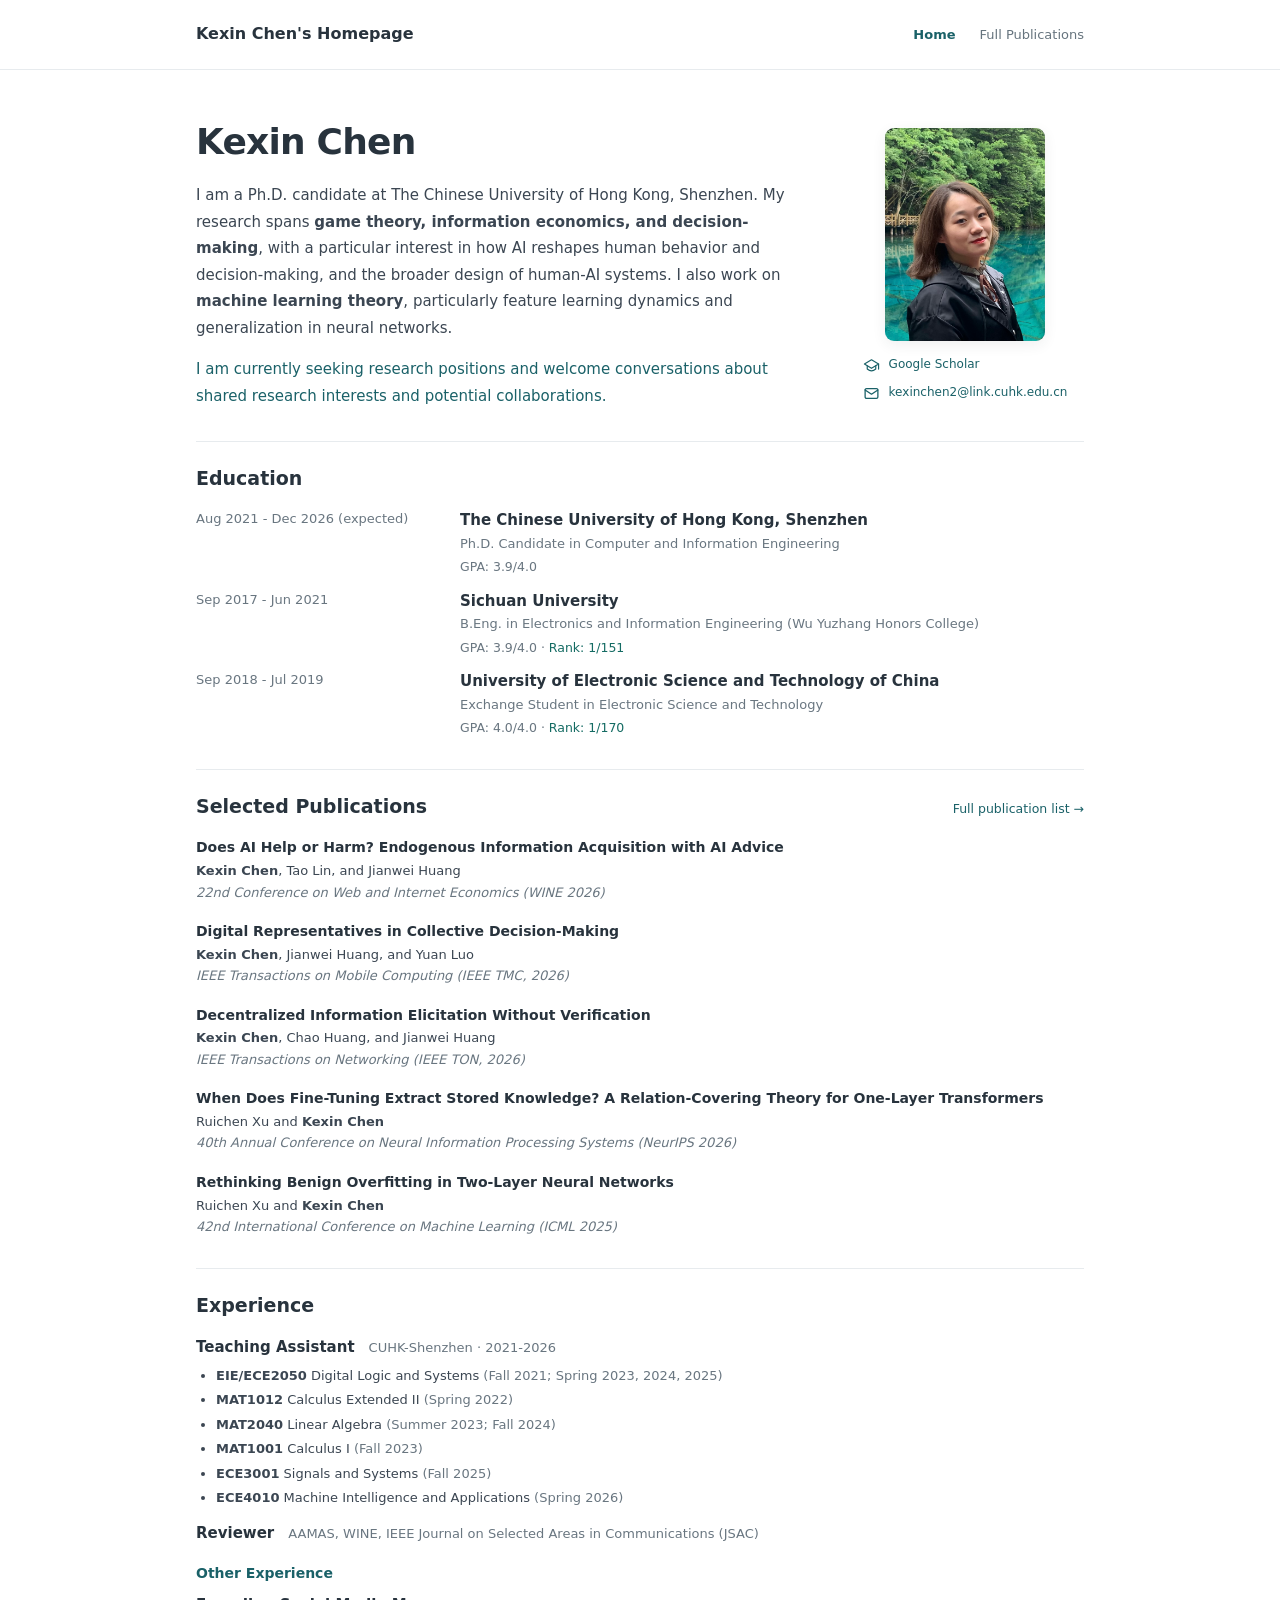
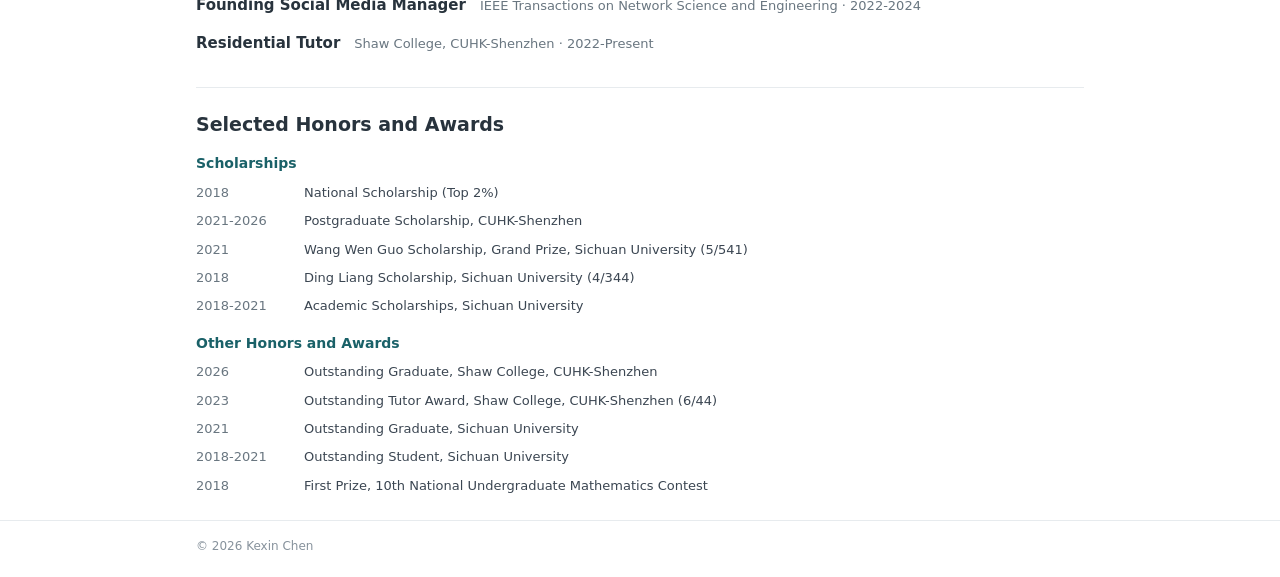
<file: index.html>
<!doctype html>
<html lang="en"><head>
<meta charset="utf-8"><meta name="viewport" content="width=device-width, initial-scale=1">
<meta name="author" content="Kexin Chen">
<meta name="description" content="Homepage of Kexin Chen, Ph.D. candidate at CUHK-Shenzhen.">
<meta name="theme-color" content="#ffffff">
<title>Kexin Chen&#x27;s Homepage</title>
<link rel="icon" type="image/png" sizes="256x256" href="./seal-favicon-2026.png?v=15">
<link rel="stylesheet" href="./assets/style.css?v=20">
</head><body>
<a class="skip" href="#main">Skip to content</a>
<header class="site-header"><div class="wrap nav">
<a class="brand" href="./">Kexin Chen's Homepage</a>
<nav aria-label="Main navigation"><a href="./" aria-current="page">Home</a><a href="./publications/">Full Publications</a></nav>
</div></header>

<main class="wrap" id="main">
<section class="intro-layout" aria-label="About Kexin Chen">
  <h1 class="intro-name">Kexin Chen</h1>
  <aside class="profile-box" aria-label="Profile and contact links">
    <img class="profile-photo" src="assets/profile-original.jpg" alt="Portrait of Kexin Chen beside a lake" width="160" height="213">
    <div class="contact-links">
      <a href="https://scholar.google.com/citations?user=rT1H1kUAAAAJ&hl=en" target="_blank" rel="noopener noreferrer"><svg aria-hidden="true" viewBox="0 0 24 24" fill="none" stroke="currentColor" stroke-width="1.65" stroke-linecap="round" stroke-linejoin="round"><path d="m2 10 10-6 10 6-10 6z"/><path d="M6 12.5V17c3.5 3 8.5 3 12 0v-4.5"/><path d="M22 10v7"/></svg><span>Google Scholar</span></a>
      <a href="mailto:kexinchen2@link.cuhk.edu.cn"><svg aria-hidden="true" viewBox="0 0 24 24" fill="none" stroke="currentColor" stroke-width="1.8" stroke-linecap="round" stroke-linejoin="round"><rect x="3" y="5" width="18" height="14" rx="2"/><path d="m3 7 9 6 9-6"/></svg><span>kexinchen2@link.cuhk.edu.cn</span></a>
    </div>
  </aside>
  <div class="intro-copy">
    <p>I am a Ph.D. candidate at The Chinese University of Hong Kong, Shenzhen. My research spans <strong>game theory, information economics, and decision-making</strong>, with a particular interest in how AI reshapes human behavior and decision-making, and the broader design of human-AI systems. I also work on <strong>machine learning theory</strong>, particularly feature learning dynamics and generalization in neural networks.</p>
    <p class="position-note">I am currently seeking research positions and welcome conversations about shared research interests and potential collaborations.</p>
  </div>
</section>
<section class="content-section" id="education"><h2>Education</h2>
<ul class="education-list">
  <li class="timeline-entry">
    <span class="period">Aug 2021 - Dec 2026 (expected)</span>
    <div class="entry-copy">
      <div class="entry-name">The Chinese University of Hong Kong, Shenzhen</div>
      <div class="entry-subtitle">Ph.D. Candidate in Computer and Information Engineering</div>
      <div class="entry-metrics">GPA: 3.9/4.0</div>
    </div>
  </li>
  <li class="timeline-entry">
    <span class="period">Sep 2017 - Jun 2021</span>
    <div class="entry-copy">
      <div class="entry-name">Sichuan University</div>
      <div class="entry-subtitle">B.Eng. in Electronics and Information Engineering (Wu Yuzhang Honors College)</div>
      <div class="entry-metrics">GPA: 3.9/4.0 · <span class="rank-highlight">Rank: 1/151</span></div>
    </div>
  </li>
  <li class="timeline-entry">
    <span class="period">Sep 2018 - Jul 2019</span>
    <div class="entry-copy">
      <div class="entry-name">University of Electronic Science and Technology of China</div>
      <div class="entry-subtitle">Exchange Student in Electronic Science and Technology</div>
      <div class="entry-metrics">GPA: 4.0/4.0 · <span class="rank-highlight">Rank: 1/170</span></div>
    </div>
  </li>
</ul></section>
<section class="content-section" id="selected-publications">
  <div class="section-heading"><h2>Selected Publications</h2><a class="all-publications" href="publications/">Full publication list →</a></div>
  <ol class="pub-list"><li class="publication ">
    <a class="paper-title" href="https://arxiv.org/abs/2609.35137" target="_blank" rel="noopener noreferrer">Does AI Help or Harm? Endogenous Information Acquisition with AI Advice</a>
    <div class="paper-authors"><strong>Kexin Chen</strong>, Tao Lin, and Jianwei Huang</div>
    <div class="paper-venue">22nd Conference on Web and Internet Economics (WINE 2026)</div>
    </li><li class="publication ">
    <a class="paper-title" href="publications/TMC-26-DR.pdf" target="_blank" rel="noopener noreferrer">Digital Representatives in Collective Decision-Making</a>
    <div class="paper-authors"><strong>Kexin Chen</strong>, Jianwei Huang, and Yuan Luo</div>
    <div class="paper-venue">IEEE Transactions on Mobile Computing (IEEE TMC, 2026)</div>
    </li><li class="publication ">
    <a class="paper-title" href="publications/TON-26-DIEWV.pdf" target="_blank" rel="noopener noreferrer">Decentralized Information Elicitation Without Verification</a>
    <div class="paper-authors"><strong>Kexin Chen</strong>, Chao Huang, and Jianwei Huang</div>
    <div class="paper-venue">IEEE Transactions on Networking (IEEE TON, 2026)</div>
    </li><li class="publication ">
    <a class="paper-title" href="https://openreview.net/pdf?id=aFLMTsDeTk" target="_blank" rel="noopener noreferrer">When Does Fine-Tuning Extract Stored Knowledge? A Relation-Covering Theory for One-Layer Transformers</a>
    <div class="paper-authors">Ruichen Xu and <strong>Kexin Chen</strong></div>
    <div class="paper-venue">40th Annual Conference on Neural Information Processing Systems (NeurIPS 2026)</div>
    </li><li class="publication ">
    <a class="paper-title" href="https://proceedings.mlr.press/v267/xu25d.html" target="_blank" rel="noopener noreferrer">Rethinking Benign Overfitting in Two-Layer Neural Networks</a>
    <div class="paper-authors">Ruichen Xu and <strong>Kexin Chen</strong></div>
    <div class="paper-venue">42nd International Conference on Machine Learning (ICML 2025)</div>
    </li></ol>
</section>
<section class="content-section" id="experience"><h2>Experience</h2>
  <div class="exp-block"><div class="exp-head"><strong>Teaching Assistant</strong><span>CUHK-Shenzhen · 2021-2026</span></div>
  <ul class="courses"><li><span class="course-code">EIE/ECE2050</span> Digital Logic and Systems <span class="course-term">(Fall 2021; Spring 2023, 2024, 2025)</span></li><li><span class="course-code">MAT1012</span> Calculus Extended II <span class="course-term">(Spring 2022)</span></li><li><span class="course-code">MAT2040</span> Linear Algebra <span class="course-term">(Summer 2023; Fall 2024)</span></li><li><span class="course-code">MAT1001</span> Calculus I <span class="course-term">(Fall 2023)</span></li><li><span class="course-code">ECE3001</span> Signals and Systems <span class="course-term">(Fall 2025)</span></li><li><span class="course-code">ECE4010</span> Machine Intelligence and Applications <span class="course-term">(Spring 2026)</span></li></ul></div>
  <div class="exp-block"><div class="exp-head"><strong>Reviewer</strong><span>AAMAS, WINE, IEEE Journal on Selected Areas in Communications (JSAC)</span></div></div>
  <h3 class="experience-subheading">Other Experience</h3>
  <div class="exp-block"><div class="exp-head"><strong>Founding Social Media Manager</strong><span>IEEE Transactions on Network Science and Engineering · 2022-2024</span></div></div>
  <div class="exp-block"><div class="exp-head"><strong>Residential Tutor</strong><span>Shaw College, CUHK-Shenzhen · 2022-Present</span></div></div>
</section>
<section class="content-section" id="awards"><h2>Selected Honors and Awards</h2>
  <div class="award-group">
    <h3 class="award-subheading">Scholarships</h3>
    <ul class="awards">
      <li><span class="award-year">2018</span><span>National Scholarship (Top 2%)</span></li>
      <li><span class="award-year">2021-2026</span><span>Postgraduate Scholarship, CUHK-Shenzhen</span></li>
      <li><span class="award-year">2021</span><span>Wang Wen Guo Scholarship, Grand Prize, Sichuan University (5/541)</span></li>
      <li><span class="award-year">2018</span><span>Ding Liang Scholarship, Sichuan University (4/344)</span></li>
      <li><span class="award-year">2018-2021</span><span>Academic Scholarships, Sichuan University</span></li>
    </ul>
  </div>
  <div class="award-group">
    <h3 class="award-subheading">Other Honors and Awards</h3>
    <ul class="awards">
      <li><span class="award-year">2026</span><span>Outstanding Graduate, Shaw College, CUHK-Shenzhen</span></li>
      <li><span class="award-year">2023</span><span>Outstanding Tutor Award, Shaw College, CUHK-Shenzhen (6/44)</span></li>
      <li><span class="award-year">2021</span><span>Outstanding Graduate, Sichuan University</span></li>
      <li><span class="award-year">2018-2021</span><span>Outstanding Student, Sichuan University</span></li>
      <li><span class="award-year">2018</span><span>First Prize, 10th National Undergraduate Mathematics Contest</span></li>
    </ul>
  </div>
</section>
</main>
<footer class="site-footer"><div class="wrap">© 2026 Kexin Chen</div></footer><!-- Cloudflare Web Analytics -->
<script type='module' src='https://static.cloudflareinsights.com/beacon.min.js' data-cf-beacon='{"token": "80942085161148679ecef67131daa17d"}'></script>
<!-- End Cloudflare Web Analytics -->
</body></html>
</file>
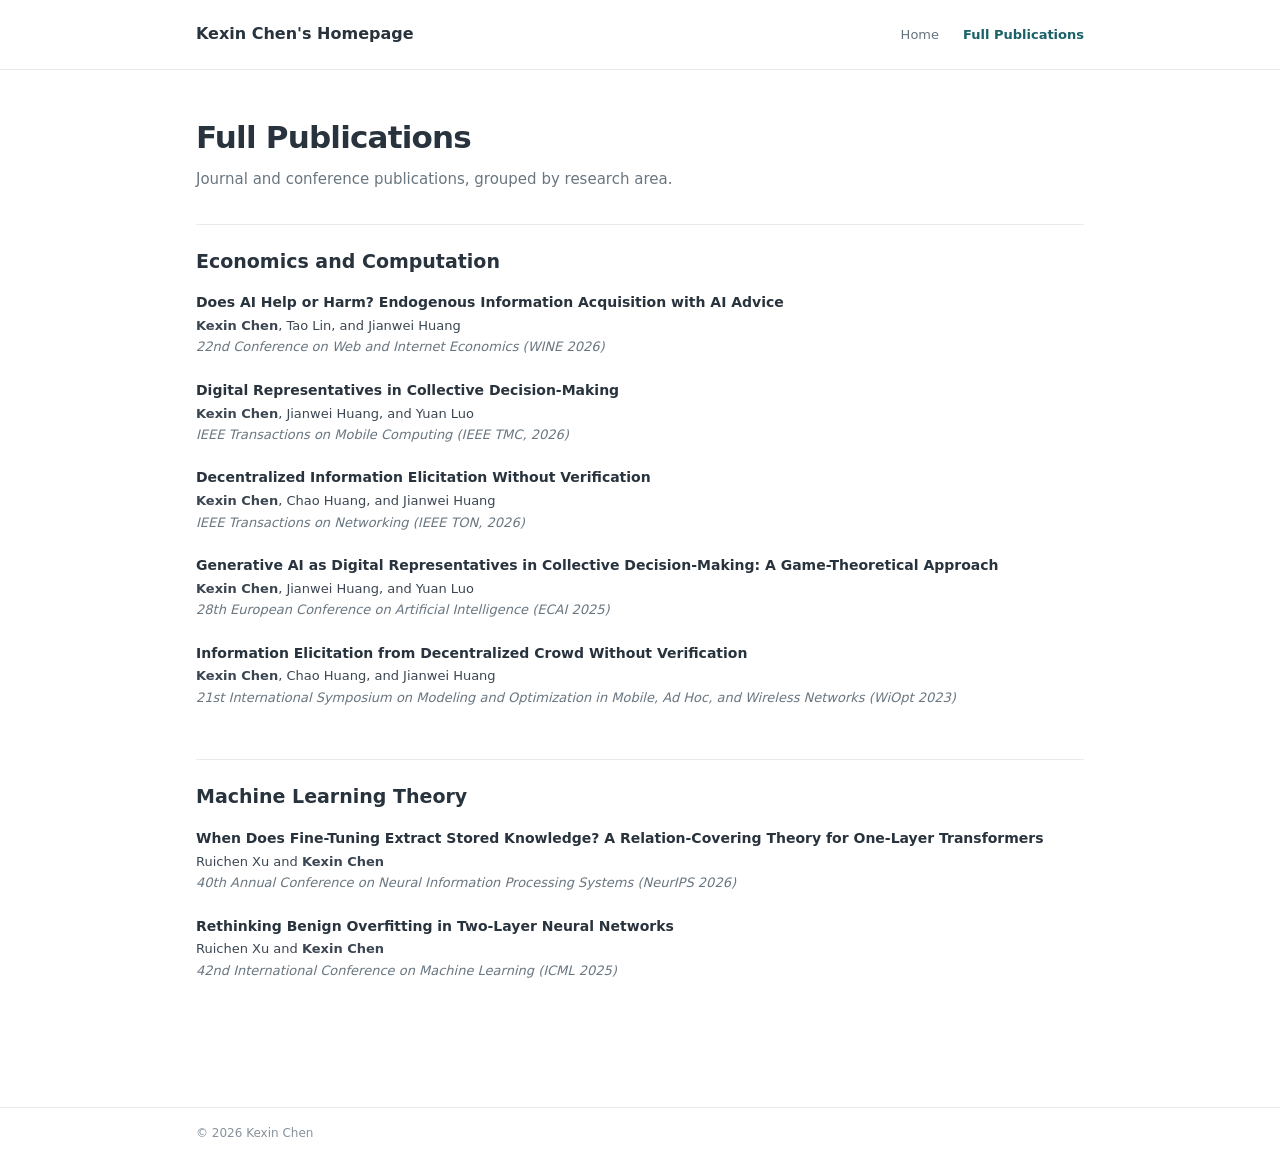
<file: publications/index.html>
<!doctype html>
<html lang="en"><head>
<meta charset="utf-8"><meta name="viewport" content="width=device-width, initial-scale=1">
<meta name="author" content="Kexin Chen">
<meta name="description" content="Full publication list of Kexin Chen.">
<meta name="theme-color" content="#ffffff">
<title>Full Publications | Kexin Chen</title>
<link rel="icon" type="image/png" sizes="256x256" href="../seal-favicon-2026.png?v=15">
<link rel="stylesheet" href="../assets/style.css?v=19">
</head><body>
<a class="skip" href="#main">Skip to content</a>
<header class="site-header"><div class="wrap nav">
<a class="brand" href="../">Kexin Chen's Homepage</a>
<nav aria-label="Main navigation"><a href="../">Home</a><a href="../publications/" aria-current="page">Full Publications</a></nav>
</div></header>

<main class="wrap pubs-page" id="main">
<h1>Full Publications</h1>
<p class="pubs-intro">Journal and conference publications, grouped by research area.</p>
<section class="content-section"><h2>Economics and Computation</h2><ol class="pub-list"><li class="publication ">
    <a class="paper-title" href="https://arxiv.org/abs/2609.35137" target="_blank" rel="noopener noreferrer">Does AI Help or Harm? Endogenous Information Acquisition with AI Advice</a>
    <div class="paper-authors"><strong>Kexin Chen</strong>, Tao Lin, and Jianwei Huang</div>
    <div class="paper-venue">22nd Conference on Web and Internet Economics (WINE 2026)</div>
    </li><li class="publication ">
    <a class="paper-title" href="TMC-26-DR.pdf" target="_blank" rel="noopener noreferrer">Digital Representatives in Collective Decision-Making</a>
    <div class="paper-authors"><strong>Kexin Chen</strong>, Jianwei Huang, and Yuan Luo</div>
    <div class="paper-venue">IEEE Transactions on Mobile Computing (IEEE TMC, 2026)</div>
    </li><li class="publication ">
    <a class="paper-title" href="TON-26-DIEWV.pdf" target="_blank" rel="noopener noreferrer">Decentralized Information Elicitation Without Verification</a>
    <div class="paper-authors"><strong>Kexin Chen</strong>, Chao Huang, and Jianwei Huang</div>
    <div class="paper-venue">IEEE Transactions on Networking (IEEE TON, 2026)</div>
    </li><li class="publication ">
    <a class="paper-title" href="https://doi.org/10.3233/FAIA250950" target="_blank" rel="noopener noreferrer">Generative AI as Digital Representatives in Collective Decision-Making: A Game-Theoretical Approach</a>
    <div class="paper-authors"><strong>Kexin Chen</strong>, Jianwei Huang, and Yuan Luo</div>
    <div class="paper-venue">28th European Conference on Artificial Intelligence (ECAI 2025)</div>
    </li><li class="publication ">
    <a class="paper-title" href="https://doi.org/10.23919/WiOpt58741.2023.10349884" target="_blank" rel="noopener noreferrer">Information Elicitation from Decentralized Crowd Without Verification</a>
    <div class="paper-authors"><strong>Kexin Chen</strong>, Chao Huang, and Jianwei Huang</div>
    <div class="paper-venue">21st International Symposium on Modeling and Optimization in Mobile, Ad Hoc, and Wireless Networks (WiOpt 2023)</div>
    </li></ol></section>
<section class="content-section"><h2>Machine Learning Theory</h2><ol class="pub-list"><li class="publication ">
    <a class="paper-title" href="https://openreview.net/pdf?id=aFLMTsDeTk" target="_blank" rel="noopener noreferrer">When Does Fine-Tuning Extract Stored Knowledge? A Relation-Covering Theory for One-Layer Transformers</a>
    <div class="paper-authors">Ruichen Xu and <strong>Kexin Chen</strong></div>
    <div class="paper-venue">40th Annual Conference on Neural Information Processing Systems (NeurIPS 2026)</div>
    </li><li class="publication ">
    <a class="paper-title" href="https://proceedings.mlr.press/v267/xu25d.html" target="_blank" rel="noopener noreferrer">Rethinking Benign Overfitting in Two-Layer Neural Networks</a>
    <div class="paper-authors">Ruichen Xu and <strong>Kexin Chen</strong></div>
    <div class="paper-venue">42nd International Conference on Machine Learning (ICML 2025)</div>
    </li></ol></section>
</main>
<footer class="site-footer"><div class="wrap">© 2026 Kexin Chen</div></footer><!-- Cloudflare Web Analytics -->
<script type='module' src='https://static.cloudflareinsights.com/beacon.min.js' data-cf-beacon='{"token": "80942085161148679ecef67131daa17d"}'></script>
<!-- End Cloudflare Web Analytics -->
</body></html>
</file>
<file: assets/style.css>
:root{color-scheme:light;--text:#28333d;--body:#3b4652;--muted:#697680;--accent:#1a6168;--border:#e7ebee;--bg:#fff}
*{box-sizing:border-box}
html{scroll-behavior:smooth}body{margin:0;background:var(--bg);font-family:system-ui,-apple-system,"Segoe UI",Arial,sans-serif;color:var(--body);font-size:15px;line-height:1.65}
a{color:var(--accent);text-decoration:none}a:hover{text-decoration:underline;text-underline-offset:3px}a:focus-visible{outline:2px solid var(--accent);outline-offset:3px}
.wrap{width:min(100%,940px);margin:0 auto;padding:0 26px}
.skip{position:absolute;top:-60px;left:10px;padding:8px 12px;background:white;z-index:5}.skip:focus{top:10px}
.site-header{background:white;border-bottom:1px solid var(--border)}.nav{min-height:69px;display:flex;align-items:center;justify-content:space-between;gap:20px}.brand{font-size:16px;font-weight:700;color:var(--text)}.nav nav{display:flex;align-items:center;gap:24px}.nav nav a{font-size:13px;color:#66747e}.nav nav a[aria-current="page"]{color:var(--accent);font-weight:700}
main{padding-top:40px!important;padding-bottom:75px!important}
h1,h2,h3{color:var(--text)}h1{font-size:clamp(28px,3vw,36px);line-height:1.25;font-weight:700;letter-spacing:-.8px;margin:0 0 6px}h2{font-size:19px;line-height:1.35;margin:0 0 16px;font-weight:700}p{margin:0 0 13px}p:last-child{margin-bottom:0}
.intro-layout{display:grid;grid-template-columns:minmax(0,1fr) 238px;grid-template-areas:"name profile" "copy profile";column-gap:46px;row-gap:0;align-items:start;margin-bottom:32px}.intro-name{grid-area:name;padding-top:9px;margin-bottom:18px}.intro-copy{grid-area:copy;min-width:0}.intro-copy p{line-height:1.77}.profile-box{grid-area:profile}.position-note{font-weight:500;color:var(--accent);margin-top:15px!important}
.profile-box{display:flex;flex-direction:column;align-items:center;width:238px;padding-top:18px}.profile-photo{display:block;width:160px;height:auto;aspect-ratio:auto;object-fit:contain;border-radius:9px;background:#e9f4f3;box-shadow:0 4px 14px rgba(35,53,58,.075)}.contact-links{display:flex;flex-direction:column;gap:8px;align-items:flex-start;margin-top:14px;max-width:238px}.contact-links a{font-size:12px;font-weight:500;display:inline-flex;align-items:center;gap:9px;white-space:nowrap}.contact-links svg{width:17px;height:17px;flex:0 0 17px}
.content-section{border-top:1px solid var(--border);padding-top:24px;margin-bottom:31px}.education-list{padding:0;margin:0;list-style:none}.timeline-entry{display:grid;grid-template-columns:240px minmax(0,1fr);column-gap:24px;padding:0 0 12px}.timeline-entry:last-child{padding-bottom:0}.period{font-size:13px;color:var(--muted);white-space:normal;line-height:1.65}.entry-name{font-weight:650;color:var(--text)}.entry-subtitle{font-size:13px;color:var(--muted)}
.section-heading{display:flex;align-items:baseline;justify-content:space-between;gap:16px}.all-publications{font-size:12.5px;white-space:nowrap}.pub-list{list-style:none;padding:0;margin:0}.publication{padding:0 0 16px}.publication:last-child{padding:0}.paper-title{font-size:14px;font-weight:650;color:var(--text);line-height:1.5}.paper-authors{font-size:13px}.paper-venue{font-size:13px;color:var(--muted);font-style:italic}
.exp-block{margin:0 0 13px}.exp-block:last-child{margin-bottom:0}.exp-head{display:flex;flex-wrap:wrap;align-items:baseline;gap:6px 14px}.exp-head strong{color:var(--text);font-weight:650}.exp-head span{font-size:13px;color:var(--muted)}.courses{margin:5px 0 0 20px;padding:0;font-size:13px;color:var(--body)}.courses li{margin:0 0 3px}.course-code{font-weight:600}.course-term{color:var(--muted)}
.awards{list-style:none;padding:0;margin:0;font-size:13px;line-height:1.65}.awards li{display:grid;grid-template-columns:96px minmax(0,1fr);gap:12px;padding:0 0 7px}.awards li:last-child{padding:0}.award-year{font-size:13px;color:var(--muted)}
.experience-subheading{font-size:14px;font-weight:650;line-height:1.5;color:var(--accent);margin:17px 0 9px}
.entry-metrics{font-size:12.5px;line-height:1.55;color:var(--muted);margin-top:3px}
.award-group+.award-group{margin-top:16px}
.award-subheading{font-size:14px;line-height:1.45;font-weight:650;color:var(--accent);margin:0 0 8px}

.pubs-page{padding-top:48px!important}.pubs-page h1{font-size:31px}.pubs-intro{color:var(--muted);margin:10px 0 32px}.pubs-page .content-section{margin-top:25px}.pubs-page .publication{padding-bottom:20px}
.site-footer{border-top:1px solid var(--border)}.site-footer .wrap{font-size:12px;color:#87929c;padding-top:16px;padding-bottom:20px}
@media(max-width:760px){.intro-layout{grid-template-columns:minmax(0,1fr) 200px;gap:20px}.profile-box{width:200px;padding-top:17px}.timeline-entry{grid-template-columns:176px minmax(0,1fr);column-gap:18px}.period{font-size:12px}}
@media(max-width:620px){.nav{min-height:62px}.brand{font-size:14px}.nav nav{gap:12px}.nav nav a{font-size:12px}main{padding-top:26px!important}.intro-layout{grid-template-columns:1fr;gap:16px}.profile-box{grid-row:auto;width:100%;align-items:flex-start;padding-top:0}.profile-photo{width:132px}.contact-links{align-items:flex-start}.intro-copy{padding-top:2px}.timeline-entry{display:block;padding-bottom:14px}.period{display:block;white-space:normal;margin-bottom:1px}.section-heading{flex-wrap:wrap}.awards li{grid-template-columns:70px 1fr;gap:8px}.wrap{padding-left:18px;padding-right:18px}.pubs-page{padding-top:28px!important}}
@media(prefers-reduced-motion:reduce){html{scroll-behavior:auto}}

/* Emphasize undergraduate academic rankings without changing GPA styling. */
.rank-highlight{font-weight:400;color:#146b63;white-space:nowrap}

/* Small screens: semantic order is name, photo/contacts, then bio. */
@media (max-width:780px) {
  .intro-layout {display:flex;flex-direction:column;gap:14px;}
  .intro-name {padding-top:0;margin:0;}
  .profile-box {width:100%;padding-top:0;align-items:flex-start;grid-area:auto;}
  .profile-photo {width:132px;height:auto;max-width:100%;}
  .contact-links {margin-top:11px;align-items:flex-start;}
  .intro-copy {padding-top:0;width:100%;grid-area:auto;}
  .intro-copy > p:first-child {margin-top:0;}
  .intro-copy > .position-note {margin-top:13px!important;}
}
/* Prevent header overflow on narrow phones; keep contact links easy to tap. */
@media (max-width:390px) {
  .nav {flex-wrap:wrap;justify-content:flex-start;row-gap:5px;padding-top:12px;padding-bottom:11px;}
  .nav nav {width:100%;gap:18px;}
  .nav nav a {padding-top:3px;padding-bottom:3px;}
  .contact-links a {font-size:13px;min-height:28px;white-space:normal;overflow-wrap:anywhere;}
}

/* Keep the homepage footer close to the final content section. */
main#main:not(.pubs-page){padding-bottom:24px!important}
main#main:not(.pubs-page)>.content-section:last-child{margin-bottom:0}
</file>
